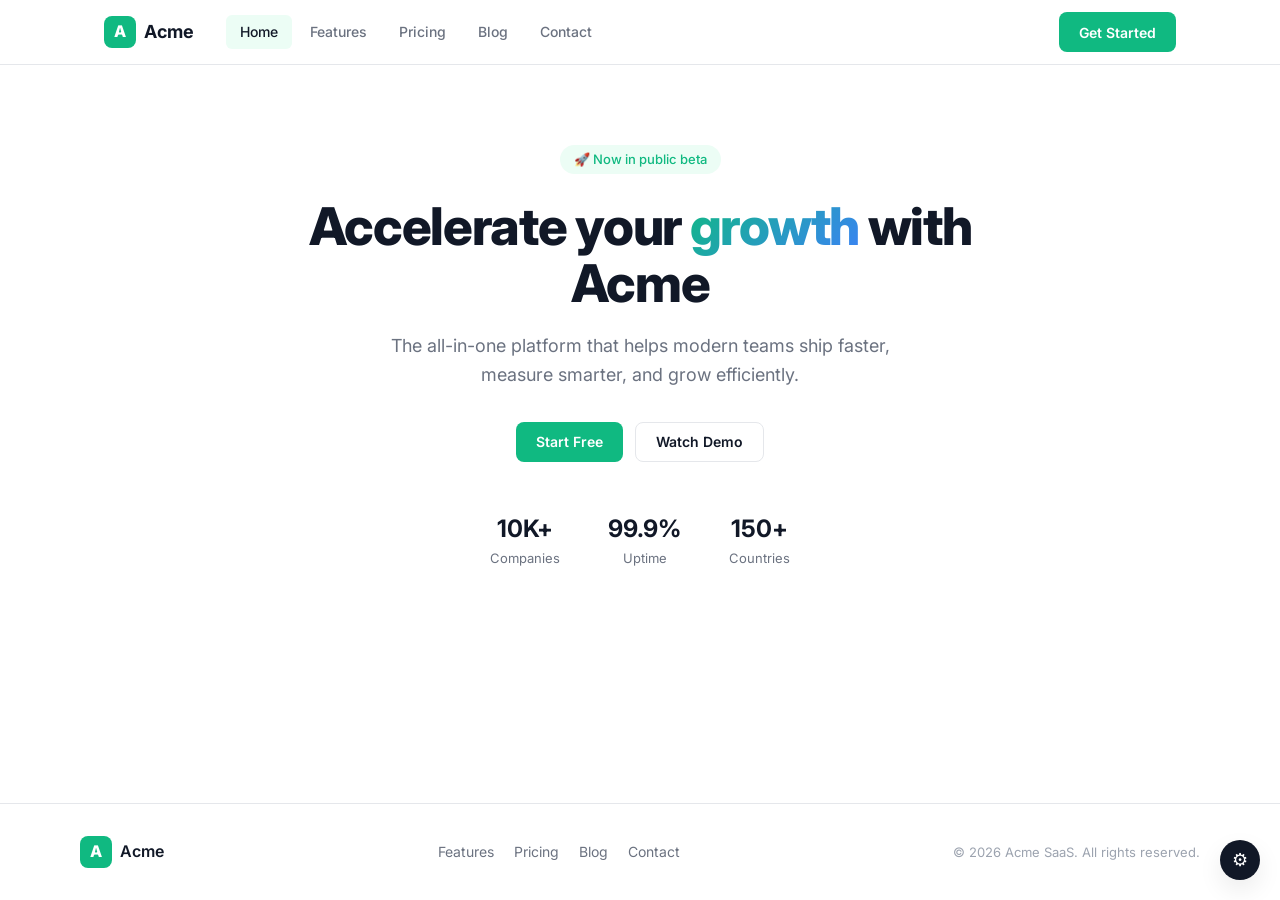
<file: test-site/index.html>
<!DOCTYPE html>
<html lang="en">
<head>
  <meta charset="UTF-8" />
  <meta name="viewport" content="width=device-width, initial-scale=1.0" />
  <title>Acme SaaS — Accelerate Your Growth</title>
  <meta name="description" content="Acme SaaS demo site — generates real SignalSnap tracking events for testing the analytics pipeline." />

  <link rel="preconnect" href="https://fonts.googleapis.com" />
  <link rel="preconnect" href="https://fonts.gstatic.com" crossorigin />
  <link href="https://fonts.googleapis.com/css2?family=Inter:wght@400;500;600;700;800&display=swap" rel="stylesheet" />
  <link rel="stylesheet" href="css/style.css" />
  <link rel="icon" href="data:image/svg+xml,<svg xmlns='http://www.w3.org/2000/svg' viewBox='0 0 32 32'><rect width='32' height='32' rx='6' fill='%2310b981'/><text x='50%25' y='55%25' dominant-baseline='middle' text-anchor='middle' fill='white' font-weight='bold' font-size='18' font-family='sans-serif'>A</text></svg>" />
</head>
<body>

  <!-- Tracking config panel (for devs) -->
  <div class="config-panel" id="config-panel">
    <button class="config-toggle" id="config-toggle" aria-label="Toggle tracking config">⚙</button>
    <div class="config-body" id="config-body" hidden>
      <h3>SignalSnap Config</h3>
      <label>API Base
        <input type="text" id="cfg-api" value="http://localhost:8000" />
      </label>
      <div class="config-actions">
        <button id="cfg-save" class="cfg-btn">Save & Reload Pixel</button>
      </div>
      <div class="config-status" id="cfg-status"></div>
      <div class="config-info">
        <strong>Pixel Status:</strong> <span id="cfg-pixel-status">Not initialized</span><br/>
        <strong>Anon ID:</strong> <span id="cfg-anon-id">—</span><br/>
        <strong>Session ID:</strong> <span id="cfg-session-id">—</span><br/>
        <strong>Queue:</strong> <span id="cfg-queue">0</span>
      </div>
    </div>
  </div>

  <!-- Site Header -->
  <header class="site-header">
    <nav class="site-nav">
      <div class="site-logo">
        <span class="logo-icon">A</span>
        <span class="logo-text">Acme</span>
      </div>
      <div class="nav-links" id="nav-links">
        <a href="#home" class="nav-link active" data-page="home">Home</a>
        <a href="#features" class="nav-link" data-page="features">Features</a>
        <a href="#pricing" class="nav-link" data-page="pricing">Pricing</a>
        <a href="#blog" class="nav-link" data-page="blog">Blog</a>
        <a href="#contact" class="nav-link" data-page="contact">Contact</a>
      </div>
      <button class="cta-btn header-cta" data-track="button_click" data-meta='{"label":"header-cta"}'>Get Started</button>
    </nav>
  </header>

  <!-- Pages -->
  <main id="page-container">

    <!-- Home -->
    <section class="page" id="page-home">
      <div class="hero">
        <div class="hero-badge">🚀 Now in public beta</div>
        <h1 class="hero-title">Accelerate your <span class="gradient-text">growth</span> with Acme</h1>
        <p class="hero-desc">The all-in-one platform that helps modern teams ship faster, measure smarter, and grow efficiently.</p>
        <div class="hero-actions">
          <button class="cta-btn" data-track="button_click" data-meta='{"label":"hero-start-free"}'>Start Free</button>
          <button class="cta-btn cta-secondary" data-track="button_click" data-meta='{"label":"hero-watch-demo"}'>Watch Demo</button>
        </div>
        <div class="hero-stats">
          <div class="hero-stat"><strong>10K+</strong><span>Companies</span></div>
          <div class="hero-stat"><strong>99.9%</strong><span>Uptime</span></div>
          <div class="hero-stat"><strong>150+</strong><span>Countries</span></div>
        </div>
      </div>
    </section>

    <!-- Features -->
    <section class="page" id="page-features" hidden>
      <div class="section-container">
        <h2 class="section-title">Built for modern teams</h2>
        <p class="section-desc">Everything you need to move fast and stay in control.</p>
        <div class="features-grid">
          <div class="feature-card" data-track="button_click" data-meta='{"label":"feature-analytics"}'>
            <div class="feature-icon">📊</div>
            <h3>Real-time Analytics</h3>
            <p>Track every visitor interaction as it happens. Understand behavior, identify intent, and act on signals.</p>
          </div>
          <div class="feature-card" data-track="button_click" data-meta='{"label":"feature-scoring"}'>
            <div class="feature-icon">🎯</div>
            <h3>Lead Scoring</h3>
            <p>Automatically score visitors based on engagement patterns, page visits, time on site, and return behavior.</p>
          </div>
          <div class="feature-card" data-track="button_click" data-meta='{"label":"feature-pipeline"}'>
            <div class="feature-icon">🔄</div>
            <h3>Lead Pipeline</h3>
            <p>Manage leads through customizable pipeline stages with drag-and-drop Kanban boards.</p>
          </div>
          <div class="feature-card" data-track="button_click" data-meta='{"label":"feature-enrichment"}'>
            <div class="feature-icon">🏢</div>
            <h3>Company Enrichment</h3>
            <p>Automatically identify visitor companies and locations from IP intelligence data.</p>
          </div>
          <div class="feature-card" data-track="button_click" data-meta='{"label":"feature-alerts"}'>
            <div class="feature-icon">🔔</div>
            <h3>Slack Alerts</h3>
            <p>Get instant Slack notifications when high-intent leads are detected on your site.</p>
          </div>
          <div class="feature-card" data-track="button_click" data-meta='{"label":"feature-crm"}'>
            <div class="feature-icon">🔗</div>
            <h3>CRM Integration</h3>
            <p>Push qualified leads to your CRM automatically via configurable webhook integrations.</p>
          </div>
        </div>
      </div>
    </section>

    <!-- Pricing -->
    <section class="page" id="page-pricing" hidden>
      <div class="section-container">
        <h2 class="section-title">Simple, transparent pricing</h2>
        <p class="section-desc">Start free. Upgrade when you're ready.</p>
        <div class="pricing-grid">
          <div class="pricing-card">
            <h3>Starter</h3>
            <div class="price">$0<span>/month</span></div>
            <ul>
              <li>Up to 1,000 visitors/mo</li>
              <li>Basic analytics</li>
              <li>7-day data retention</li>
              <li>Email support</li>
            </ul>
            <button class="cta-btn cta-secondary" data-track="button_click" data-meta='{"label":"pricing-starter"}'>Get Started</button>
          </div>
          <div class="pricing-card featured">
            <div class="pricing-badge">Most Popular</div>
            <h3>Pro</h3>
            <div class="price">$49<span>/month</span></div>
            <ul>
              <li>Up to 25,000 visitors/mo</li>
              <li>Lead scoring & pipeline</li>
              <li>90-day data retention</li>
              <li>Slack integration</li>
              <li>Priority support</li>
            </ul>
            <button class="cta-btn" data-track="button_click" data-meta='{"label":"pricing-pro"}'>Start Free Trial</button>
          </div>
          <div class="pricing-card">
            <h3>Enterprise</h3>
            <div class="price">Custom</div>
            <ul>
              <li>Unlimited visitors</li>
              <li>Custom integrations</li>
              <li>Unlimited retention</li>
              <li>CRM webhooks</li>
              <li>Dedicated support</li>
            </ul>
            <button class="cta-btn cta-secondary" data-track="button_click" data-meta='{"label":"pricing-enterprise"}'>Contact Sales</button>
          </div>
        </div>
      </div>
    </section>

    <!-- Blog -->
    <section class="page" id="page-blog" hidden>
      <div class="section-container">
        <h2 class="section-title">From the blog</h2>
        <p class="section-desc">Insights on growth, analytics, and modern go-to-market.</p>
        <div class="blog-grid">
          <article class="blog-card" data-track="button_click" data-meta='{"label":"blog-intent-scoring"}'>
            <div class="blog-tag">Product</div>
            <h3>How Intent Scoring Works</h3>
            <p>A deep dive into our scoring algorithm — from page views and session duration to return visitor signals.</p>
            <span class="blog-date">Sep 15, 2026</span>
          </article>
          <article class="blog-card" data-track="button_click" data-meta='{"label":"blog-visitor-tracking"}'>
            <div class="blog-tag">Engineering</div>
            <h3>Building a Real-Time Visitor Tracker</h3>
            <p>How we built SignalSnap's event pipeline with Redis Streams, async workers, and sub-second processing.</p>
            <span class="blog-date">Sep 8, 2026</span>
          </article>
          <article class="blog-card" data-track="button_click" data-meta='{"label":"blog-privacy"}'>
            <div class="blog-tag">Privacy</div>
            <h3>Anonymous Analytics Done Right</h3>
            <p>How to track meaningful visitor behavior without collecting personally identifiable information.</p>
            <span class="blog-date">Sep 1, 2026</span>
          </article>
        </div>
      </div>
    </section>

    <!-- Contact -->
    <section class="page" id="page-contact" hidden>
      <div class="section-container" style="max-width:560px">
        <h2 class="section-title">Get in touch</h2>
        <p class="section-desc">Have a question or want a demo? We'd love to hear from you.</p>
        <form class="contact-form" id="contact-form" novalidate>
          <label>Name
            <input type="text" id="contact-name" placeholder="Jane Doe" required />
          </label>
          <label>Email
            <input type="email" id="contact-email" placeholder="jane@company.com" required />
          </label>
          <label>Company
            <input type="text" id="contact-company" placeholder="Acme Inc" />
          </label>
          <label>Message
            <textarea id="contact-message" rows="4" placeholder="Tell us about your use case…" required></textarea>
          </label>
          <button type="submit" class="cta-btn" style="width:100%" data-track="form_submit" data-meta='{"form":"contact"}'>Send Message</button>
          <div id="contact-success" hidden class="success-msg">✓ Message sent! We'll get back to you soon.</div>
        </form>
      </div>
    </section>

  </main>

  <!-- Footer -->
  <footer class="site-footer">
    <div class="footer-inner">
      <div class="footer-brand">
        <span class="logo-icon">A</span>
        <span>Acme</span>
      </div>
      <div class="footer-links">
        <a href="#features">Features</a>
        <a href="#pricing">Pricing</a>
        <a href="#blog">Blog</a>
        <a href="#contact">Contact</a>
      </div>
      <div class="footer-copy">© 2026 Acme SaaS. All rights reserved.</div>
    </div>
  </footer>

  <!-- Load SignalSnap pixel -->
  <script src="../pixel/signalsnap.js"></script>
  <script src="js/app.js"></script>
</body>
</html>
</file>
<file: test-site/css/style.css>
/* ================================================================
   Acme SaaS — Test Site Styles
   Clean, modern SaaS marketing aesthetic
   ================================================================ */

:root {
  --bg: #ffffff;
  --bg-subtle: #f8f9fb;
  --text: #111827;
  --text-secondary: #6b7280;
  --text-tertiary: #9ca3af;
  --border: #e5e7eb;
  --accent: #10b981;
  --accent-hover: #059669;
  --accent-subtle: #ecfdf5;
  --surface: #ffffff;
  --font: 'Inter', -apple-system, BlinkMacSystemFont, 'Segoe UI', sans-serif;
  --radius: 8px;
  --shadow: 0 1px 3px rgba(0,0,0,.06), 0 1px 2px rgba(0,0,0,.04);
  --shadow-lg: 0 10px 25px rgba(0,0,0,.08);
}

*, *::before, *::after { box-sizing: border-box; margin: 0; padding: 0; }

html {
  font-family: var(--font);
  color: var(--text);
  background: var(--bg);
  -webkit-font-smoothing: antialiased;
  line-height: 1.6;
  font-size: 16px;
}

body { min-height: 100vh; display: flex; flex-direction: column; }

/* ---- Header / Nav ------------------------------------------------ */

.site-header {
  position: sticky;
  top: 0;
  z-index: 100;
  background: rgba(255,255,255,.88);
  backdrop-filter: blur(12px);
  -webkit-backdrop-filter: blur(12px);
  border-bottom: 1px solid var(--border);
}

.site-nav {
  max-width: 1120px;
  margin: 0 auto;
  padding: 0 24px;
  height: 64px;
  display: flex;
  align-items: center;
  gap: 32px;
}

.site-logo {
  display: flex;
  align-items: center;
  gap: 8px;
  font-weight: 700;
  font-size: 18px;
}

.logo-icon {
  width: 32px;
  height: 32px;
  background: var(--accent);
  color: white;
  border-radius: 8px;
  display: flex;
  align-items: center;
  justify-content: center;
  font-weight: 800;
  font-size: 16px;
  flex-shrink: 0;
}

.nav-links {
  display: flex;
  gap: 4px;
  flex: 1;
}

.nav-link {
  padding: 6px 14px;
  font-size: 14px;
  font-weight: 500;
  color: var(--text-secondary);
  text-decoration: none;
  border-radius: 6px;
  transition: all 0.15s ease;
}
.nav-link:hover { color: var(--text); background: var(--bg-subtle); }
.nav-link.active { color: var(--text); background: var(--accent-subtle); }

.cta-btn {
  display: inline-flex;
  align-items: center;
  justify-content: center;
  padding: 0 20px;
  height: 40px;
  font-size: 14px;
  font-weight: 600;
  border-radius: var(--radius);
  border: none;
  cursor: pointer;
  transition: all 0.15s ease;
  background: var(--accent);
  color: white;
  font-family: inherit;
}
.cta-btn:hover { background: var(--accent-hover); transform: translateY(-1px); box-shadow: var(--shadow); }
.cta-secondary {
  background: var(--surface);
  color: var(--text);
  border: 1px solid var(--border);
}
.cta-secondary:hover { background: var(--bg-subtle); }

/* ---- Hero -------------------------------------------------------- */

.hero {
  max-width: 720px;
  margin: 0 auto;
  padding: 80px 24px 60px;
  text-align: center;
}

.hero-badge {
  display: inline-flex;
  padding: 4px 14px;
  font-size: 13px;
  font-weight: 500;
  background: var(--accent-subtle);
  color: var(--accent);
  border-radius: 20px;
  margin-bottom: 24px;
}

.hero-title {
  font-size: clamp(32px, 5vw, 52px);
  font-weight: 800;
  letter-spacing: -0.025em;
  line-height: 1.1;
  margin-bottom: 20px;
}

.gradient-text {
  background: linear-gradient(135deg, var(--accent) 0%, #3b82f6 100%);
  -webkit-background-clip: text;
  -webkit-text-fill-color: transparent;
  background-clip: text;
}

.hero-desc {
  font-size: 18px;
  color: var(--text-secondary);
  max-width: 540px;
  margin: 0 auto 32px;
  line-height: 1.6;
}

.hero-actions {
  display: flex;
  gap: 12px;
  justify-content: center;
  flex-wrap: wrap;
  margin-bottom: 48px;
}

.hero-stats {
  display: flex;
  justify-content: center;
  gap: 48px;
}
.hero-stat {
  display: flex;
  flex-direction: column;
}
.hero-stat strong { font-size: 24px; font-weight: 700; letter-spacing: -0.01em; }
.hero-stat span { font-size: 13px; color: var(--text-secondary); }

/* ---- Section ----------------------------------------------------- */

.section-container {
  max-width: 1120px;
  margin: 0 auto;
  padding: 80px 24px;
}

.section-title {
  font-size: 32px;
  font-weight: 800;
  text-align: center;
  letter-spacing: -0.02em;
  margin-bottom: 12px;
}

.section-desc {
  font-size: 16px;
  color: var(--text-secondary);
  text-align: center;
  max-width: 480px;
  margin: 0 auto 48px;
}

/* ---- Features ---------------------------------------------------- */

.features-grid {
  display: grid;
  grid-template-columns: repeat(auto-fill, minmax(320px, 1fr));
  gap: 20px;
}

.feature-card {
  padding: 28px;
  border: 1px solid var(--border);
  border-radius: var(--radius);
  transition: all 0.2s ease;
  cursor: pointer;
}
.feature-card:hover {
  border-color: var(--accent);
  box-shadow: var(--shadow);
  transform: translateY(-2px);
}

.feature-icon { font-size: 28px; margin-bottom: 16px; }
.feature-card h3 { font-size: 16px; font-weight: 600; margin-bottom: 8px; }
.feature-card p { font-size: 14px; color: var(--text-secondary); line-height: 1.6; }

/* ---- Pricing ----------------------------------------------------- */

.pricing-grid {
  display: grid;
  grid-template-columns: repeat(auto-fill, minmax(280px, 1fr));
  gap: 20px;
  align-items: start;
}

.pricing-card {
  padding: 32px;
  border: 1px solid var(--border);
  border-radius: var(--radius);
  text-align: center;
  position: relative;
}
.pricing-card.featured {
  border-color: var(--accent);
  box-shadow: var(--shadow-lg);
}

.pricing-badge {
  position: absolute;
  top: -12px;
  left: 50%;
  transform: translateX(-50%);
  padding: 2px 14px;
  background: var(--accent);
  color: white;
  font-size: 12px;
  font-weight: 600;
  border-radius: 12px;
}

.pricing-card h3 { font-size: 18px; font-weight: 700; margin-bottom: 8px; }

.price {
  font-size: 40px;
  font-weight: 800;
  letter-spacing: -0.02em;
  margin-bottom: 24px;
}
.price span { font-size: 16px; font-weight: 400; color: var(--text-secondary); }

.pricing-card ul {
  list-style: none;
  text-align: left;
  margin-bottom: 28px;
}
.pricing-card li {
  padding: 8px 0;
  font-size: 14px;
  color: var(--text-secondary);
  border-bottom: 1px solid var(--border);
}
.pricing-card li::before {
  content: '✓ ';
  color: var(--accent);
  font-weight: 600;
}

/* ---- Blog -------------------------------------------------------- */

.blog-grid {
  display: grid;
  grid-template-columns: repeat(auto-fill, minmax(320px, 1fr));
  gap: 20px;
}

.blog-card {
  padding: 28px;
  border: 1px solid var(--border);
  border-radius: var(--radius);
  cursor: pointer;
  transition: all 0.2s ease;
}
.blog-card:hover { border-color: var(--accent); transform: translateY(-2px); box-shadow: var(--shadow); }

.blog-tag {
  display: inline-flex;
  padding: 2px 10px;
  font-size: 12px;
  font-weight: 500;
  background: var(--bg-subtle);
  color: var(--text-secondary);
  border-radius: 10px;
  margin-bottom: 12px;
}

.blog-card h3 { font-size: 16px; font-weight: 600; margin-bottom: 8px; }
.blog-card p { font-size: 14px; color: var(--text-secondary); line-height: 1.6; margin-bottom: 12px; }
.blog-date { font-size: 12px; color: var(--text-tertiary); }

/* ---- Contact ----------------------------------------------------- */

.contact-form label {
  display: block;
  font-size: 14px;
  font-weight: 500;
  color: var(--text-secondary);
  margin-bottom: 16px;
}

.contact-form input,
.contact-form textarea {
  display: block;
  width: 100%;
  padding: 10px 14px;
  margin-top: 6px;
  font-size: 14px;
  font-family: inherit;
  border: 1px solid var(--border);
  border-radius: var(--radius);
  background: var(--surface);
  color: var(--text);
  transition: border-color 0.15s ease;
}
.contact-form input:focus,
.contact-form textarea:focus {
  outline: none;
  border-color: var(--accent);
  box-shadow: 0 0 0 3px var(--accent-subtle);
}
.contact-form textarea { resize: vertical; }

.success-msg {
  margin-top: 16px;
  padding: 12px;
  background: var(--accent-subtle);
  color: var(--accent-hover);
  border-radius: var(--radius);
  font-size: 14px;
  font-weight: 500;
  text-align: center;
}

/* ---- Footer ------------------------------------------------------ */

.site-footer {
  margin-top: auto;
  border-top: 1px solid var(--border);
  padding: 32px 24px;
}

.footer-inner {
  max-width: 1120px;
  margin: 0 auto;
  display: flex;
  align-items: center;
  justify-content: space-between;
  flex-wrap: wrap;
  gap: 16px;
}

.footer-brand { display: flex; align-items: center; gap: 8px; font-weight: 600; }
.footer-links { display: flex; gap: 20px; }
.footer-links a { font-size: 14px; color: var(--text-secondary); text-decoration: none; }
.footer-links a:hover { color: var(--text); }
.footer-copy { font-size: 13px; color: var(--text-tertiary); }

/* ---- Config panel ------------------------------------------------ */

.config-panel {
  position: fixed;
  bottom: 20px;
  right: 20px;
  z-index: 999;
}

.config-toggle {
  width: 40px;
  height: 40px;
  border-radius: 50%;
  background: var(--text);
  color: white;
  border: none;
  font-size: 18px;
  cursor: pointer;
  box-shadow: var(--shadow-lg);
  display: flex;
  align-items: center;
  justify-content: center;
  transition: transform 0.2s ease;
}
.config-toggle:hover { transform: scale(1.1); }

.config-body {
  position: absolute;
  bottom: 52px;
  right: 0;
  width: 320px;
  background: var(--surface);
  border: 1px solid var(--border);
  border-radius: var(--radius);
  box-shadow: var(--shadow-lg);
  padding: 20px;
}
.config-body h3 { font-size: 14px; font-weight: 600; margin-bottom: 12px; }
.config-body label {
  display: block;
  font-size: 12px;
  font-weight: 500;
  color: var(--text-secondary);
  margin-bottom: 10px;
}
.config-body input {
  display: block;
  width: 100%;
  margin-top: 4px;
  padding: 6px 10px;
  font-size: 13px;
  font-family: var(--font);
  border: 1px solid var(--border);
  border-radius: 4px;
}

.cfg-btn {
  display: block;
  width: 100%;
  padding: 8px;
  margin-top: 12px;
  font-size: 13px;
  font-weight: 600;
  font-family: inherit;
  background: var(--accent);
  color: white;
  border: none;
  border-radius: 4px;
  cursor: pointer;
}
.cfg-btn:hover { background: var(--accent-hover); }

.config-status {
  font-size: 12px;
  margin-top: 8px;
  min-height: 16px;
}

.config-info {
  margin-top: 12px;
  padding: 10px;
  background: var(--bg-subtle);
  border-radius: 4px;
  font-size: 11px;
  font-family: monospace;
  line-height: 1.8;
}

/* ---- Responsive -------------------------------------------------- */

@media (max-width: 768px) {
  .nav-links { display: none; }
  .hero-stats { gap: 24px; }
  .features-grid, .pricing-grid, .blog-grid { grid-template-columns: 1fr; }
  .footer-inner { flex-direction: column; text-align: center; }
}

/* ---- Page visibility --------------------------------------------- */

.page[hidden] { display: none !important; }
</file>
